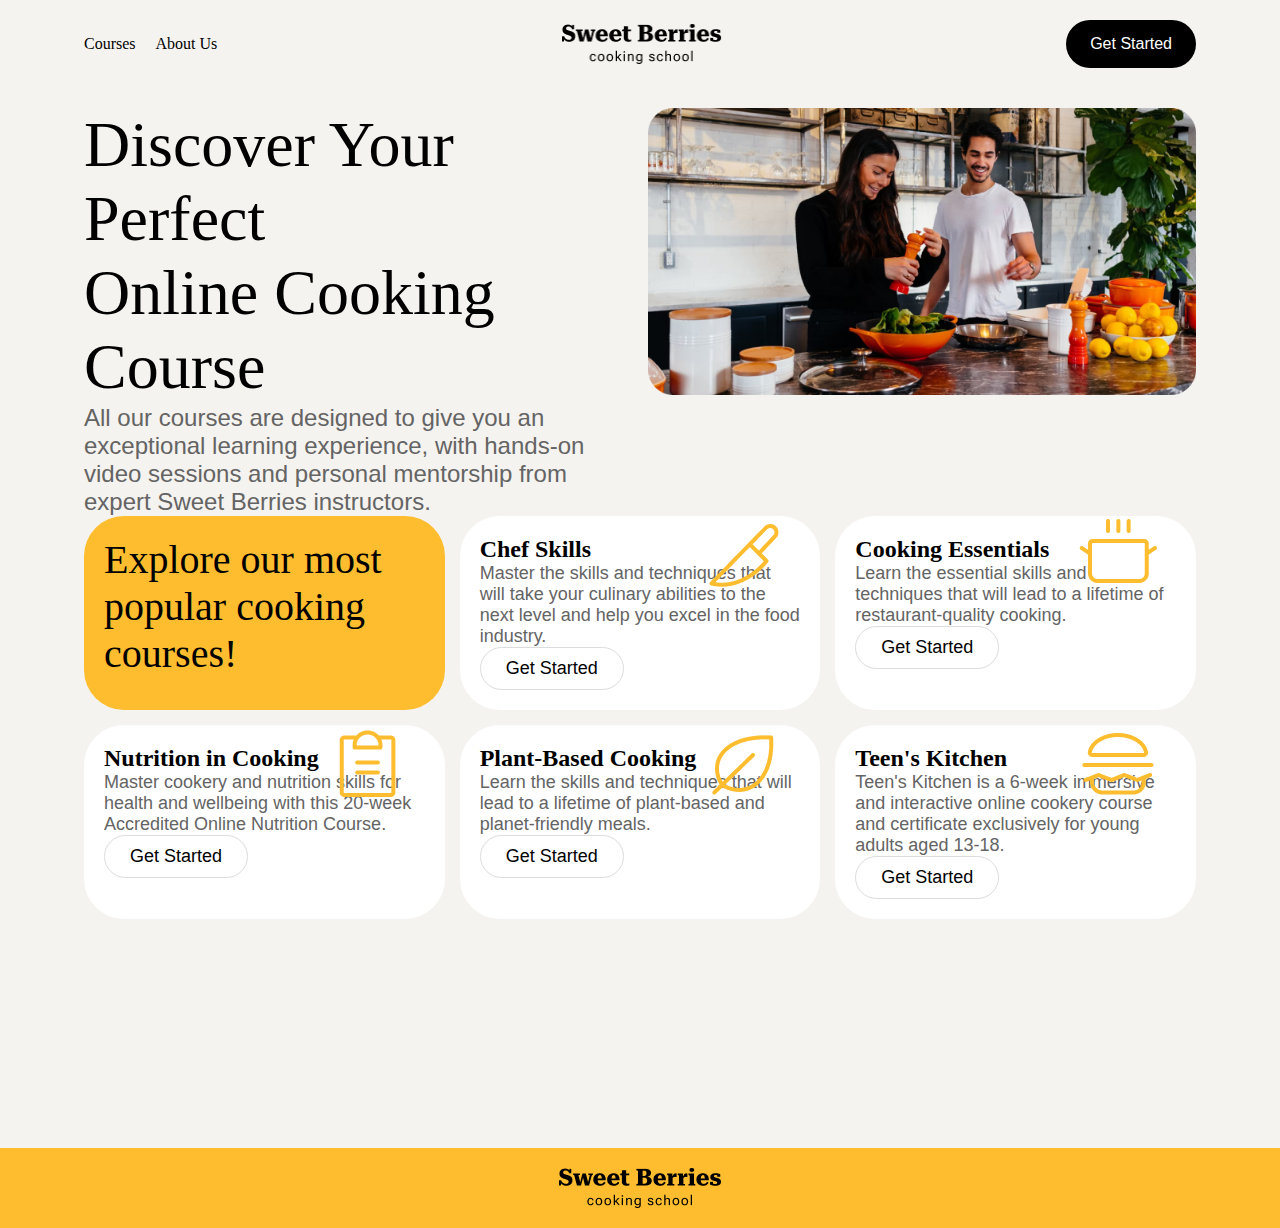
<file: index.html>
<!DOCTYPE html>
<html lang="en">
  <head>
    <meta charset="UTF-8" />
    <meta http-equiv="X-UA-Compatible" content="IE=edge" />
    <meta name="viewport" content="width=device-width, initial-scale=1.0" />
    <link rel="preconnect" href="https://fonts.googleapis.com" />
    <link rel="preconnect" href="https://fonts.gstatic.com" crossorigin />
    <link
      href="https://fonts.googleapis.com/css2?family=Josefin+Sans&display=swap"
      rel="stylesheet"
    />
    <link rel="stylesheet" href="stylesheets/reset.css" />
    <link rel="stylesheet" href="stylesheets/style.css" />
    <title>Sweet Berries Home</title>
  </head>
  <body>
    <div class="content-container">
      <header>
        <nav>
          <ul class="navigation-container">
            <li><a href="#">Courses</a></li>
            <li><a href="#">About Us</a></li>
          </ul>
        </nav>
        <img src="/assets/sweet-berries-logo.png" alt="Sweet Berries Logo" />
        <button>Get Started</button>
      </header>
      <main>
        <section class="banner">
          <div> 
            <h1>Discover Your Perfect <br> Online Cooking Course</h1>
            <p>
                All our courses are designed to give you an exceptional learning
                experience, with hands-on video sessions and personal mentorship
                from expert Sweet Berries instructors.
            </p>
          </div>
          <img src="assets/sweet-berries-banner.png" alt="" />
        </section>
        <section class="cards-section">
          <div class="class-card header-card"> 
            <h2>Explore our most popular cooking courses!</h2>
          </div>
          <div class="class-card">
            <img src="assets/knife.png" alt="" class="class-symbol"/>
            <h3>Chef Skills</h3>
            <p>
              Master the skills and techniques that will take your culinary
              abilities to the next level and help you excel in the food
              industry.
            </p>
            <button>Get Started</button>
          </div>
          <div class="class-card">
            <img src="assets/cooking-pot.png" alt="" class="class-symbol"/>
            <h3>Cooking Essentials</h3>
            <p>
              Learn the essential skills and techniques that will lead to a
              lifetime of restaurant-quality cooking.
            </p>
            <button>Get Started</button>
          </div>
          <div class="class-card">
            <img src="assets/clipboard-text.png" alt="" class="class-symbol"/>
            <h3>Nutrition in Cooking</h3>
            <p>
              Master cookery and nutrition skills for health and wellbeing with
              this 20-week Accredited Online Nutrition Course.
            </p>
            <button>Get Started</button>
          </div>
          <div class="class-card">
            <img src="assets/leaf.png" alt="" class="class-symbol"/>
            <h3>Plant-Based Cooking</h3>
            <p>
              Learn the skills and techniques that will lead to a lifetime of
              plant-based and planet-friendly meals.
            </p>
            <button>Get Started</button>
          </div>
          <div class="class-card">
            <img src="assets/hamburger.png" alt="" class="class-symbol"/>
            <h3>Teen's Kitchen</h3>
            <p>
              Teen's Kitchen is a 6-week immersive and interactive online
              cookery course and certificate exclusively for young adults aged
              13-18.
            </p>
            <button>Get Started</button>
          </div>
        </section>
      </main>
      <footer>
        <img src="assets/sweet-berries-logo.png" alt="Sweet Berries Logo" />
      </footer>
    </div>
  </body>
</html>
</file>
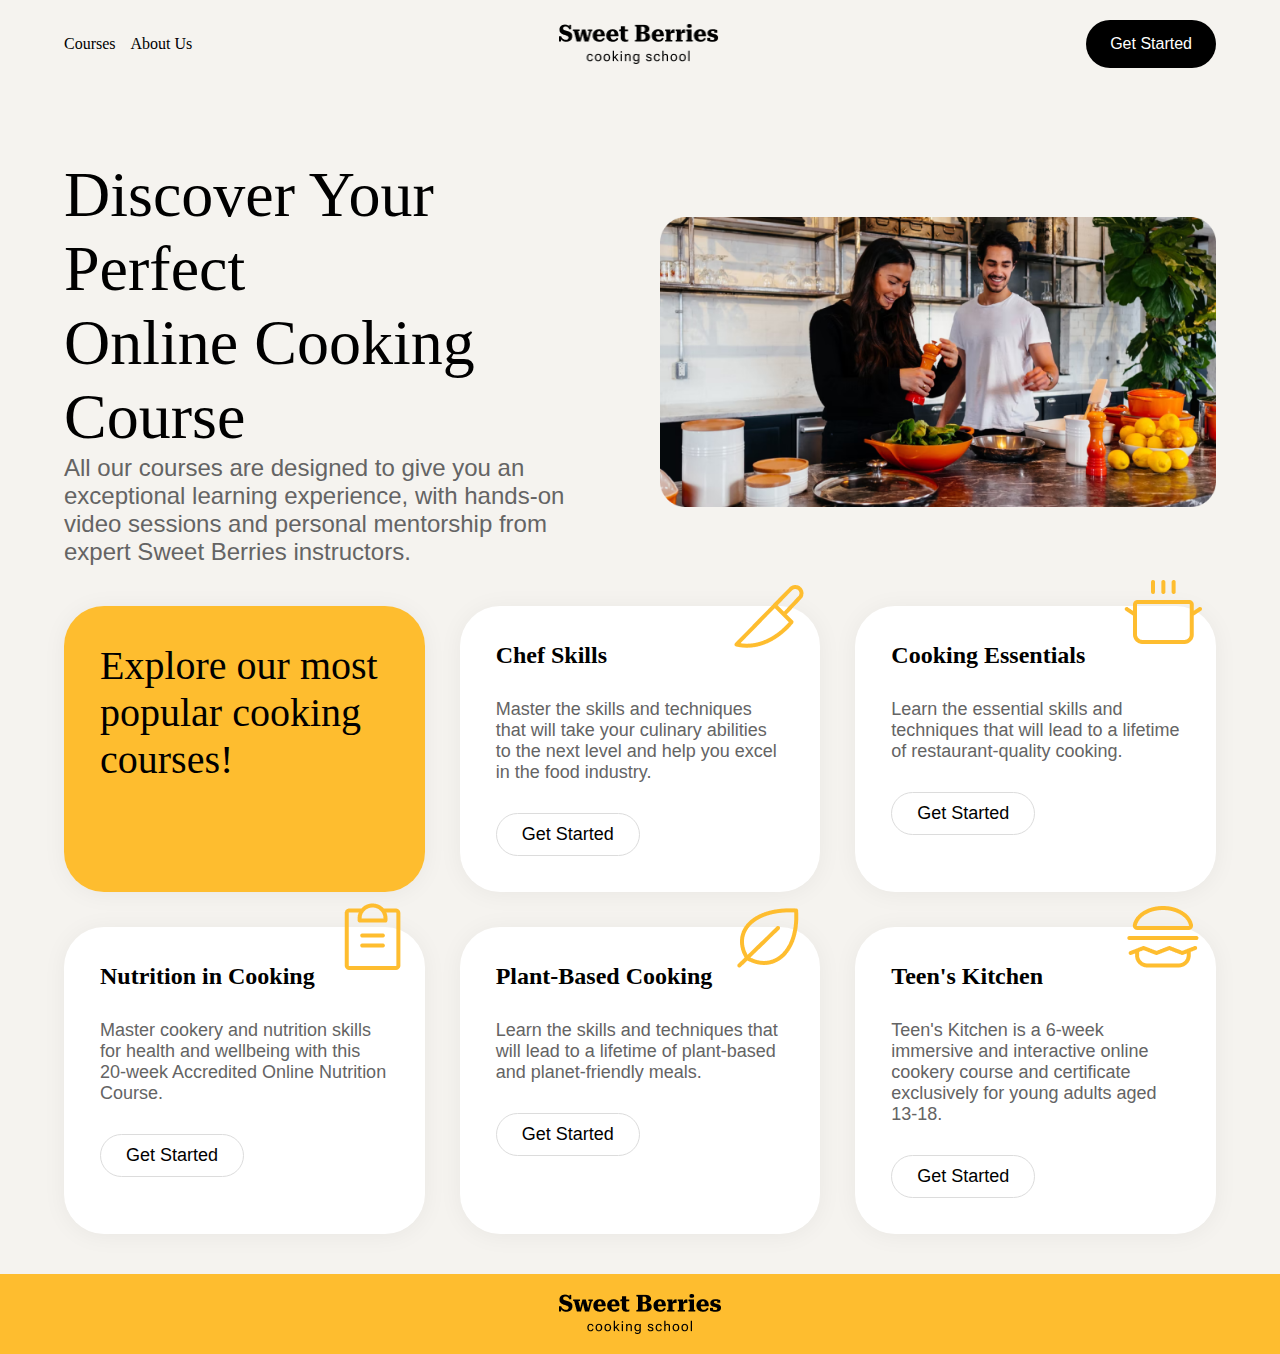
<file: sweet-berries/index.html>
<!DOCTYPE html>
<html lang="en">
  <head>
    <meta charset="UTF-8" />
    <meta http-equiv="X-UA-Compatible" content="IE=edge" />
    <meta name="viewport" content="width=device-width, initial-scale=1.0" />
    <link rel="preconnect" href="https://fonts.googleapis.com" />
    <link rel="preconnect" href="https://fonts.gstatic.com" crossorigin />
    <link
      href="https://fonts.googleapis.com/css2?family=Josefin+Sans&display=swap"
      rel="stylesheet"
    />
    <link rel="stylesheet" href="stylesheets/reset.css" />
    <link rel="stylesheet" href="stylesheets/style.css" />
    <title>Sweet Berries Home</title>
  </head>
  <body>
    <div class="content-container">
      <header>
        <nav>
          <ul class="nav-menu">
            <li><a class="nav-link" href="#">Courses</a></li>
            <li><a  class="nav-link" href="#">About Us</a></li>
          </ul>
        </nav>
        <img src="assets/sweet-berries-logo.png" alt="Sweet Berries Logo" />
        <button class="header-button">Get Started</button>
        <img class= "hamburger" src="assets/hamburger-menu.png" alt="">
      </header>
      <main>
        <section class="banner">
          <div> 
            <h1>Discover Your Perfect <br> Online Cooking Course</h1>
            <p>
                All our courses are designed to give you an exceptional learning
                experience, with hands-on video sessions and personal mentorship
                from expert Sweet Berries instructors.
            </p>
          </div>
          <img src="assets/sweet-berries-banner.png" alt="two people making salads" />
        </section>
        <section class="cards-section">
          <div class="class-card header-card"> 
            <h2>Explore our most popular cooking courses!</h2>
          </div>
          <div class="class-card">
            <img src="assets/knife.png" alt="" class="class-symbol"/>
            <h3>Chef Skills</h3>
            <p>
              Master the skills and techniques that will take your culinary
              abilities to the next level and help you excel in the food
              industry.
            </p>
            <button>Get Started</button>
          </div>
          <div class="class-card">
            <img src="assets/cooking-pot.png" alt="" class="class-symbol"/>
            <h3>Cooking Essentials</h3>
            <p>
              Learn the essential skills and techniques that will lead to a
              lifetime of restaurant-quality cooking.
            </p>
            <button>Get Started</button>
          </div>
          <div class="class-card">
            <img src="assets/clipboard-text.png" alt="" class="class-symbol"/>
            <h3>Nutrition in Cooking</h3>
            <p>
              Master cookery and nutrition skills for health and wellbeing with
              this 20-week Accredited Online Nutrition Course.
            </p>
            <button>Get Started</button>
          </div>
          <div class="class-card">
            <img src="assets/leaf.png" alt="" class="class-symbol"/>
            <h3>Plant-Based Cooking</h3>
            <p>
              Learn the skills and techniques that will lead to a lifetime of
              plant-based and planet-friendly meals.
            </p>
            <button>Get Started</button>
          </div>
          <div class="class-card">
            <img src="assets/hamburger.png" alt="" class="class-symbol"/>
            <h3>Teen's Kitchen</h3>
            <p>
              Teen's Kitchen is a 6-week immersive and interactive online
              cookery course and certificate exclusively for young adults aged
              13-18.
            </p>
            <button>Get Started</button>
          </div>
        </section>
      </main>
    </div>
    <footer>
      <img src="assets/sweet-berries-logo.png" alt="Sweet Berries Logo" />
    </footer>
  </body>
</html>
</file>
<file: stylesheets/style.css>
:root {
    /* COLORS */
    --background-color: #F5F3EF; 
    --accent-color: #FEBD2F;
    --cards-color: #FFFFFF;
    --primary-text-color: #000000;
    --secondary-text-color: #646464;
    --outline-color: #DCDCDC; 

    /* TYPOGRAPHY */
    --heading-font-family: 'Roboto Serif', serif;
    --heading-medium-bold: 500;
    --heading-bold: 700;
    --paragraph-button-font-family: 'Roboto', sans-serif;
    --paragraph-font-weight: 400;
    --subheader-paragraph-h3-font-size: 24px;

    /* SPACING AND MARGINS */
    --padding-for-sections: 20px;
    --grid-gaps: 15px;

    /* OTHER */

}

body {
    background-color: var(--background-color);
}

.content-container {
    display: grid;
    grid-template: auto / repeat(3, 1fr);
}

h1 {
    font-size: 64px;
}

h1, h2 {
    font-family: var(--heading-font-family);
    font-weight: var(--heading-medium-bold);
}

h2 {
    font-size: 40px;
}

h3 {
    font-weight: var(--heading-bold);
    font-family: var(--heading-font-family);
    font-size: var(--subheader-paragraph-h3-font-size);
}

p, button {
    font-family: var(--paragraph-button-font-family);
    font-size: 18px;

}

p {
    color: var(--secondary-text-color);
}

header, main {
    width: 90%;
    margin: auto;
    grid-column: 1 / -1;
}

header, main, footer {
    padding: 20px;
}

/* HEADER STYLING */
header {
    display: flex;
    justify-content: space-between;
    align-items: center;
}

.navigation-container {
    display: flex;
    justify-content: space-between;
    align-items: center;
    gap: 20px;
}

header img {
    max-width: 160px;
    height: auto;
}

header button {
    background-color: #000000;
    padding: 15px 24px;
    border-radius: 40px;
    border: none;
    color: #FFFFFF;
    font-size: 16px;

}
/* BANNER STYLING */
.banner {
    display: grid;
    grid-template-columns: 1fr 1fr;
    gap: var(--grid-gaps);
}
.banner p {
    font-size: 24px;
}
/* CARDS SECTION STYLING */
.cards-section {
    display: grid;
    grid-template: repeat(3, 1fr) / repeat(3, 1fr);
    gap: var(--grid-gaps);
}


/* CARDS STYLING */
.class-card {
    border-radius: 40px;
    background-color: var(--cards-color);
    padding: 20px;
    position: relative;
}

.class-card button {
    border-radius: 50px;
    border: solid 1px var(--outline-color);
    background-color: transparent;
    padding: 10px 25px;
}

.header-card {
    background-color: var(--accent-color);
}

.class-symbol {
    position: absolute;
    top: 0;
    right: 10%;
}
/* FOOTER STYLING */
footer {
    background-color: var(--accent-color);
    grid-column: 1 / -1;
    display: flex;
    justify-content: center;
    align-items: center;
}
</file>
<file: sweet-berries/stylesheets/style.css>
:root {
    /* COLORS */
    --background-color: #F5F3EF; 
    --accent-color: #FEBD2F;
    --cards-color: #FFFFFF;
    --primary-text-color: #000000;
    --secondary-text-color: #646464;
    --outline-color: #DCDCDC; 

    /* TYPOGRAPHY */
    --heading-font-family: 'Roboto Serif', serif;
    --heading-medium-bold: 500;
    --heading-bold: 700;
    --paragraph-button-font-family: 'Roboto', sans-serif;
    --paragraph-font-weight: 400;
    --subheader-paragraph-h3-font-size: 24px;

    /* SPACING AND MARGINS */
    --padding-for-sections: 20px;
    --grid-gaps: 30px;
    --margin-top-bottom: 40px;

}

body {
    background-color: var(--background-color);
    display: flex;
    flex-direction: column;
}

.content-container {
    width: 90%;
    margin: auto;
    display: grid;
    grid-template-areas:
        "header header header"
        "main main main";
    gap: var(--grid-gaps);
    flex-grow: 1;
}

/* HEADING & TYPOGRAPHY STYLING*/

h1 {
    font-size: 64px;
}

h1, h2 {
    font-family: var(--heading-font-family);
    font-weight: var(--heading-medium-bold);
}

h2 {
    font-size: 40px;
}

h3 {
    font-weight: var(--heading-bold);
    font-family: var(--heading-font-family);
    font-size: var(--subheader-paragraph-h3-font-size);
}

p, button {
    font-family: var(--paragraph-button-font-family);
    font-size: 18px;

}

p {
    color: var(--secondary-text-color);
}

/* HEADER STYLING */
header {
    display: flex;
    justify-content: space-between;
    align-items: center;
    grid-area: header;
    padding: var(--padding-for-sections) 0;
}


.nav-menu {
    display: flex;
    justify-content: space-between;
    align-items: center;
    gap: 15px;
}

.nav-link:hover {
    color: var(--accent-color);
}

header img {
    max-width: 160px;
    height: auto;
}

/* ADDED TRANSPARENT BORDER FOR DARKMODE/HIGH-CONTRAST MODE  */
.header-button {
    background-color: #000000;
    padding: 15px 24px;
    border-radius: 40px;
    border: transparent;
    color: #FFFFFF;
    font-size: 16px;
}

.header-button:hover {
    background-color: var(--accent-color);
}

.hamburger{
    display: none;
}

/* MAIN CONTAINER STYLING */
main {
    grid-area: main;
}
/* BANNER STYLING */
.banner {
  display: grid;
  grid-template-columns: repeat(auto-fit, minmax(400px, 1fr));
  align-items: center;
  gap: 40px;
  margin: var(--margin-top-bottom) 0 var(--margin-top-bottom) 0;
}
.banner p {
    font-size: 24px;
}
.banner img {
    justify-self: end;
}

/* CARDS SECTION STYLING */
.cards-section {
    display: grid;
    grid-template-columns: repeat(auto-fit, minmax(345px, 1fr));
    gap: 35px;
    justify-items: center;
    margin: var(--margin-top-bottom) 0 var(--margin-top-bottom) 0;
}


/* CARDS STYLING */
/* ADDED TRANSPARENT BORDER FOR DARKMODE/HIGH-CONTRAST MODE  */
.class-card {
    border-radius: 40px;
    border: solid transparent 1px;
    background-color: var(--cards-color);
    padding: 35px;
    position: relative;
    max-width: 400px;
    box-shadow: 0px 2px 24px rgba(0, 0, 0, 0.05);
    display: flex;
    flex-direction: column;
    justify-content: start;
    align-items: start;
    gap: var(--grid-gaps);
}

.class-card button {
    border-radius: 50px;
    border: solid 1px var(--outline-color);
    background-color: transparent;
    padding: 10px 25px;
}

.header-card {
    background-color: var(--accent-color);
    min-height: 270px;
}

.class-symbol {
    position: absolute;
    top: -30px;
    right: 10px;
}
/* FOOTER STYLING */
footer {
    background-color: var(--accent-color);
    grid-column: 1 / -1;
    display: flex;
    justify-content: center;
    align-items: center;
    padding: var(--padding-for-sections);

}

@media screen and (max-width: 580px) {
    .header-button {
        display: none;
    }
    .hamburger {
        display: block;
    }
    .nav-menu {
        display: none;
    }
}
</file>
